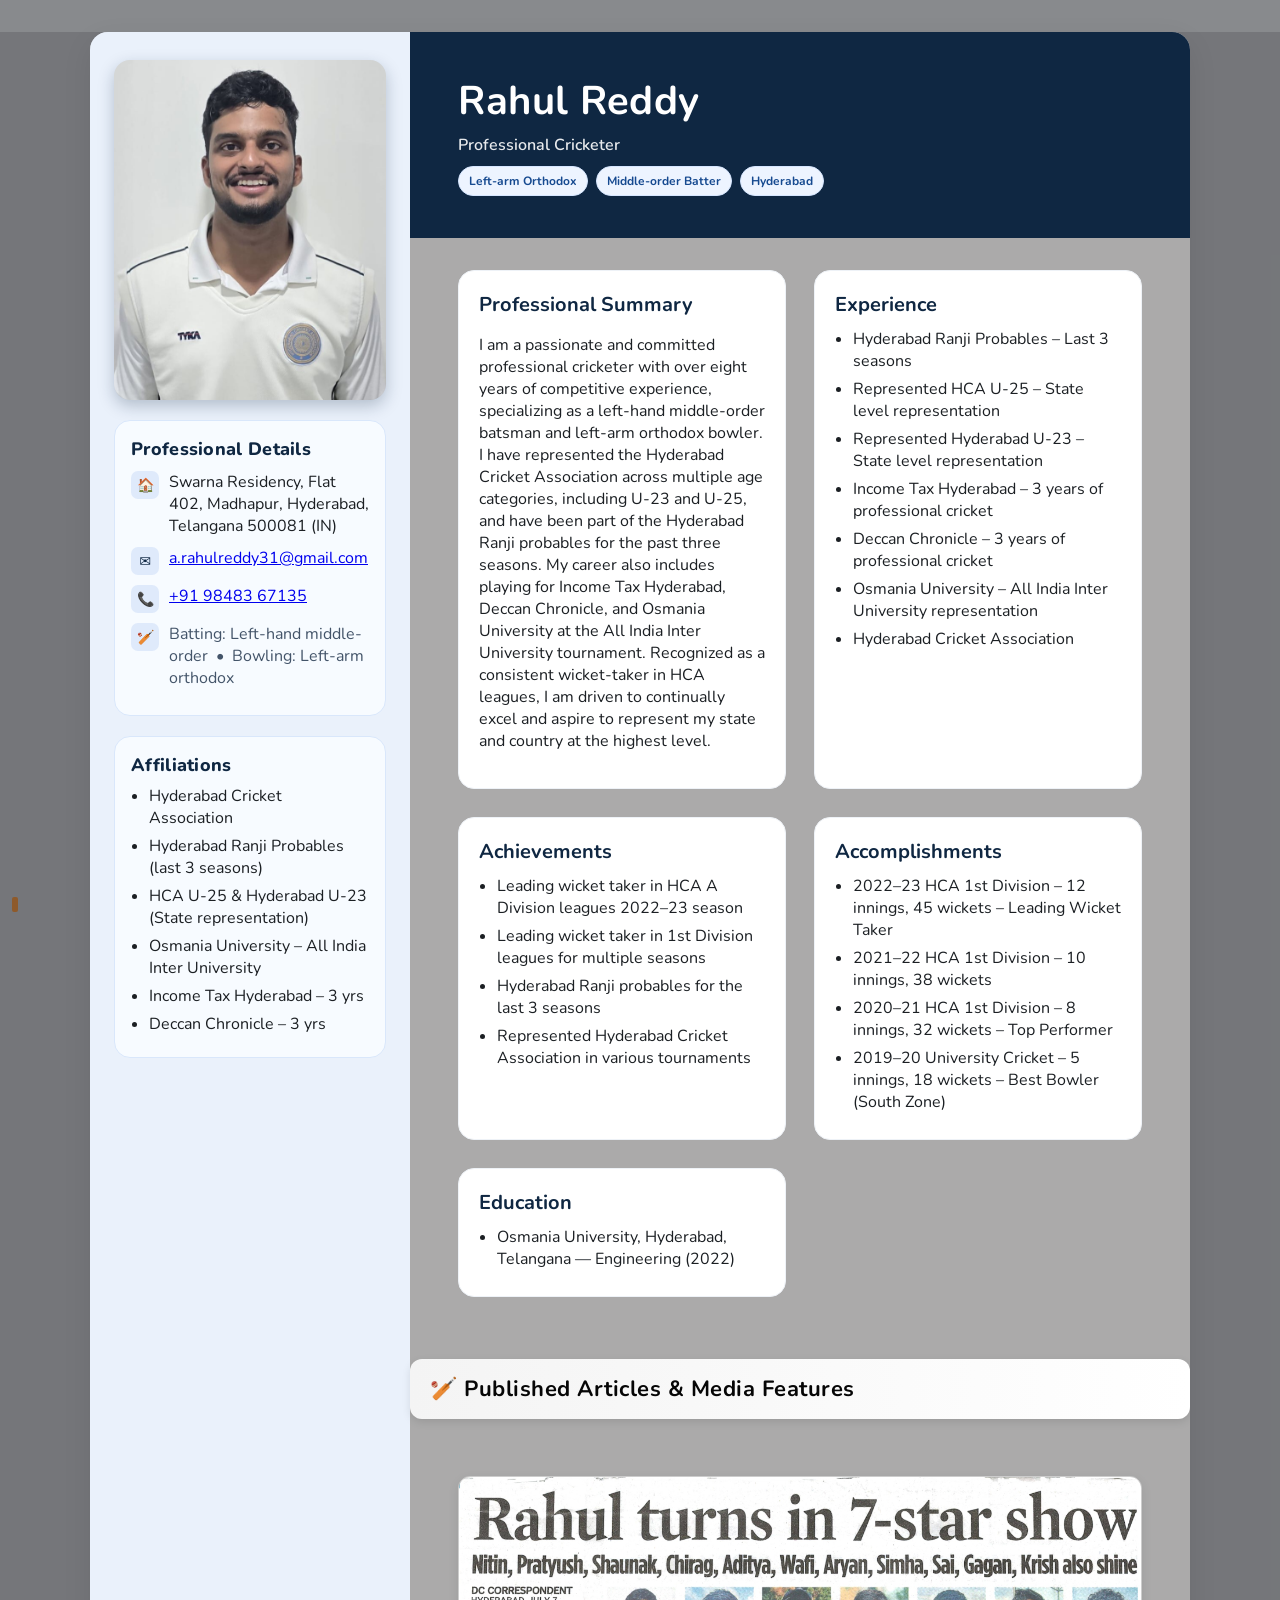
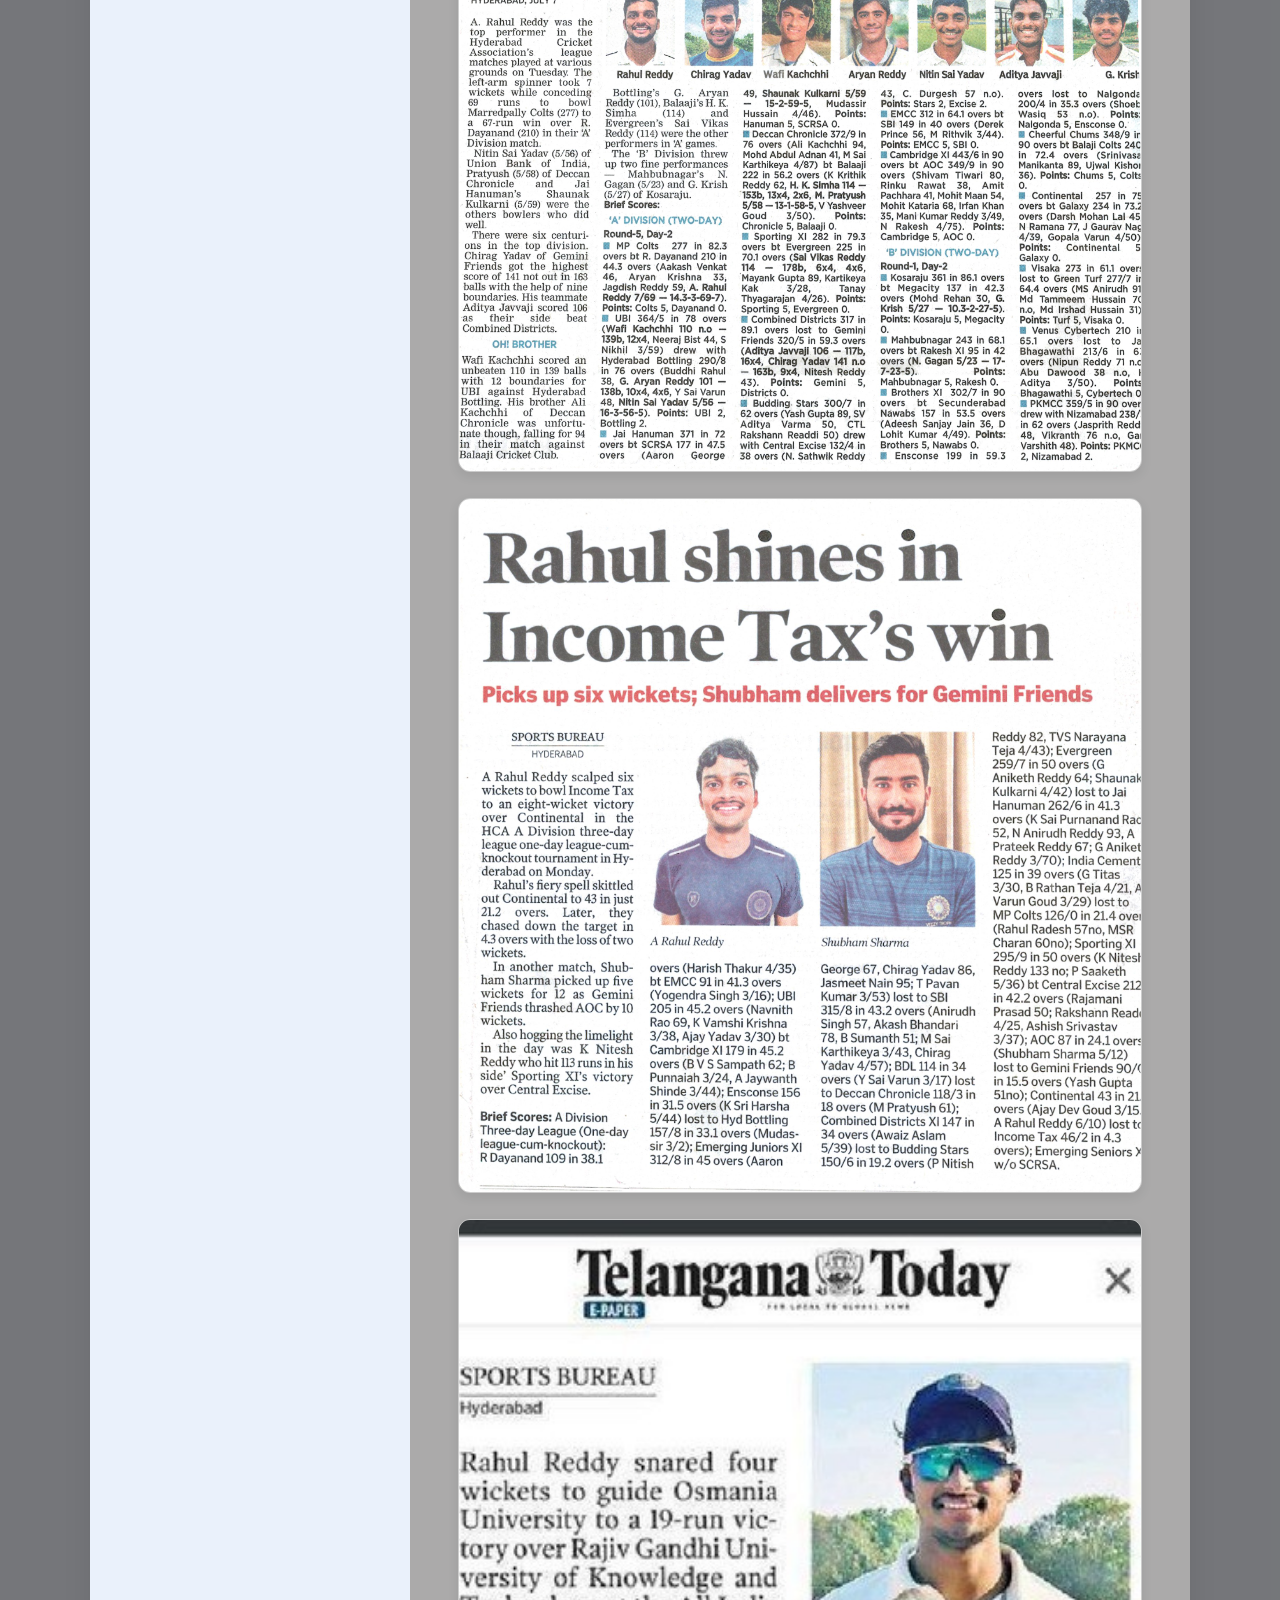
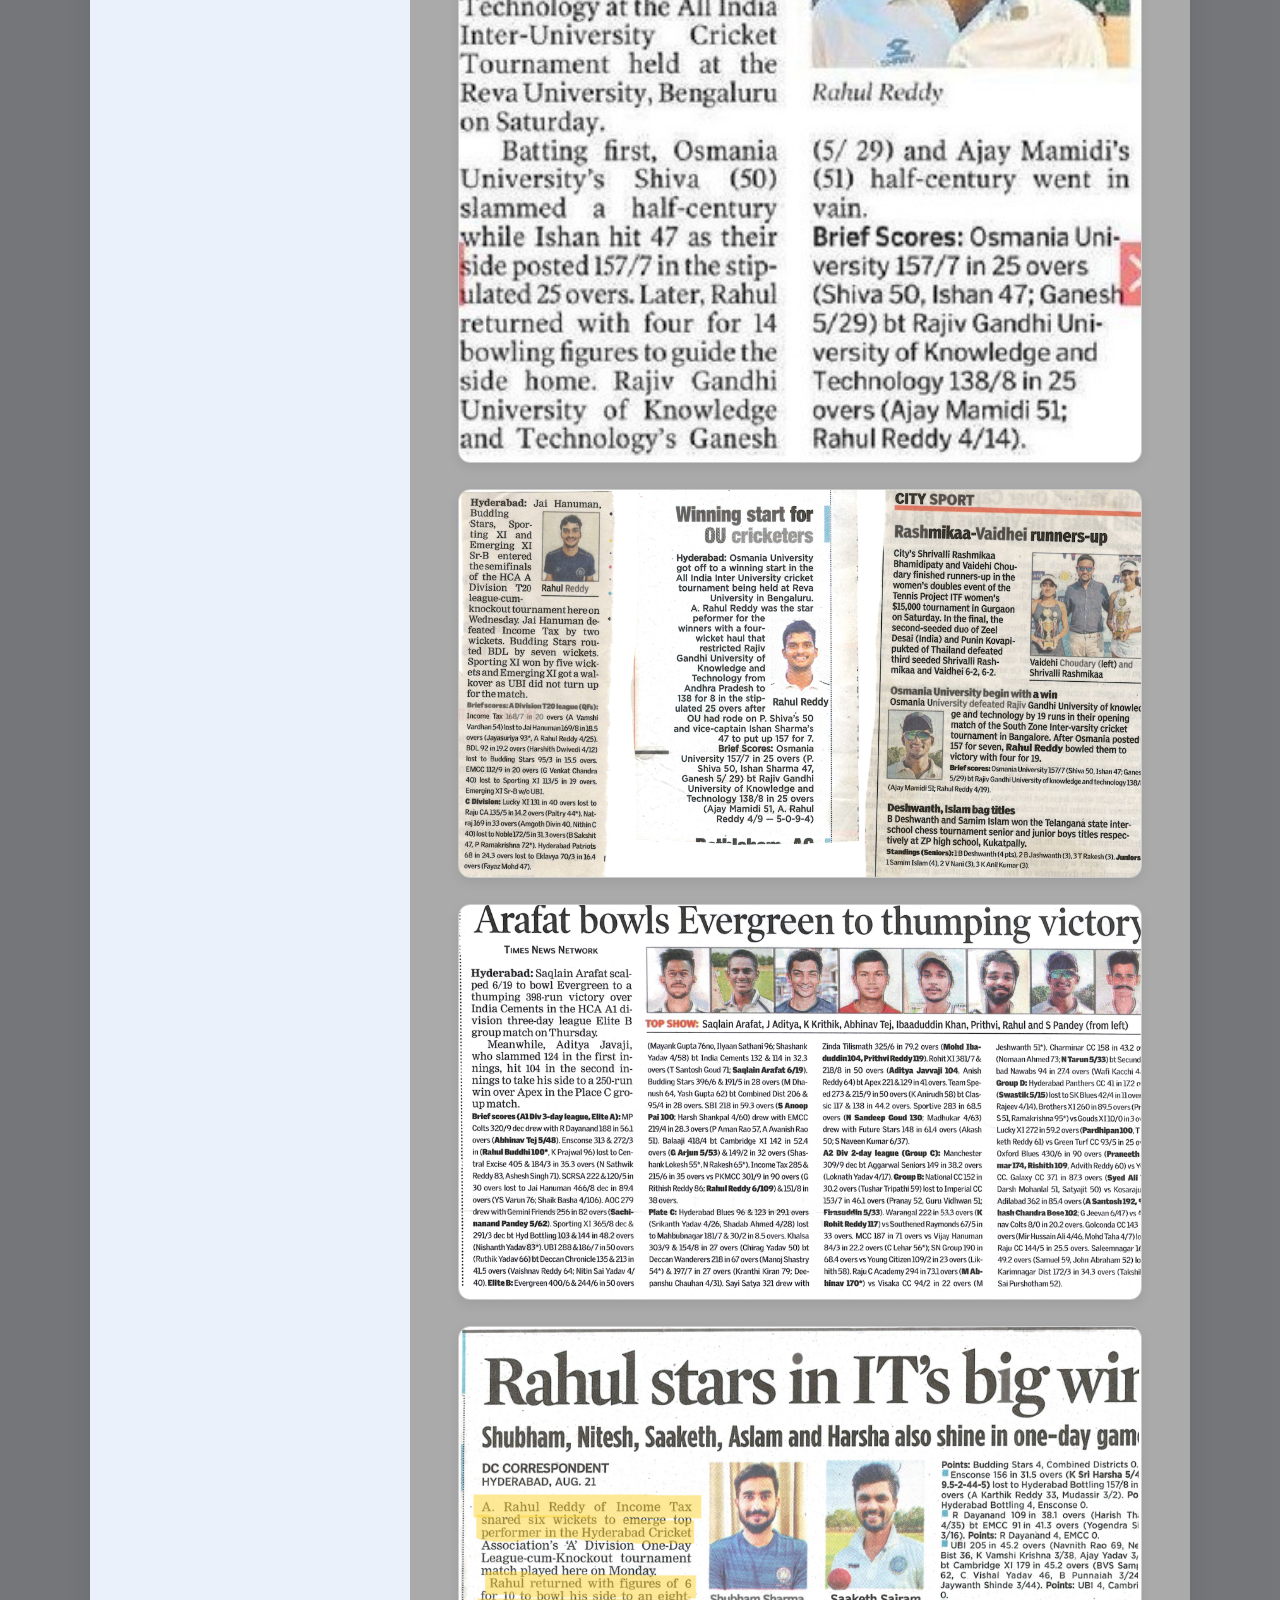
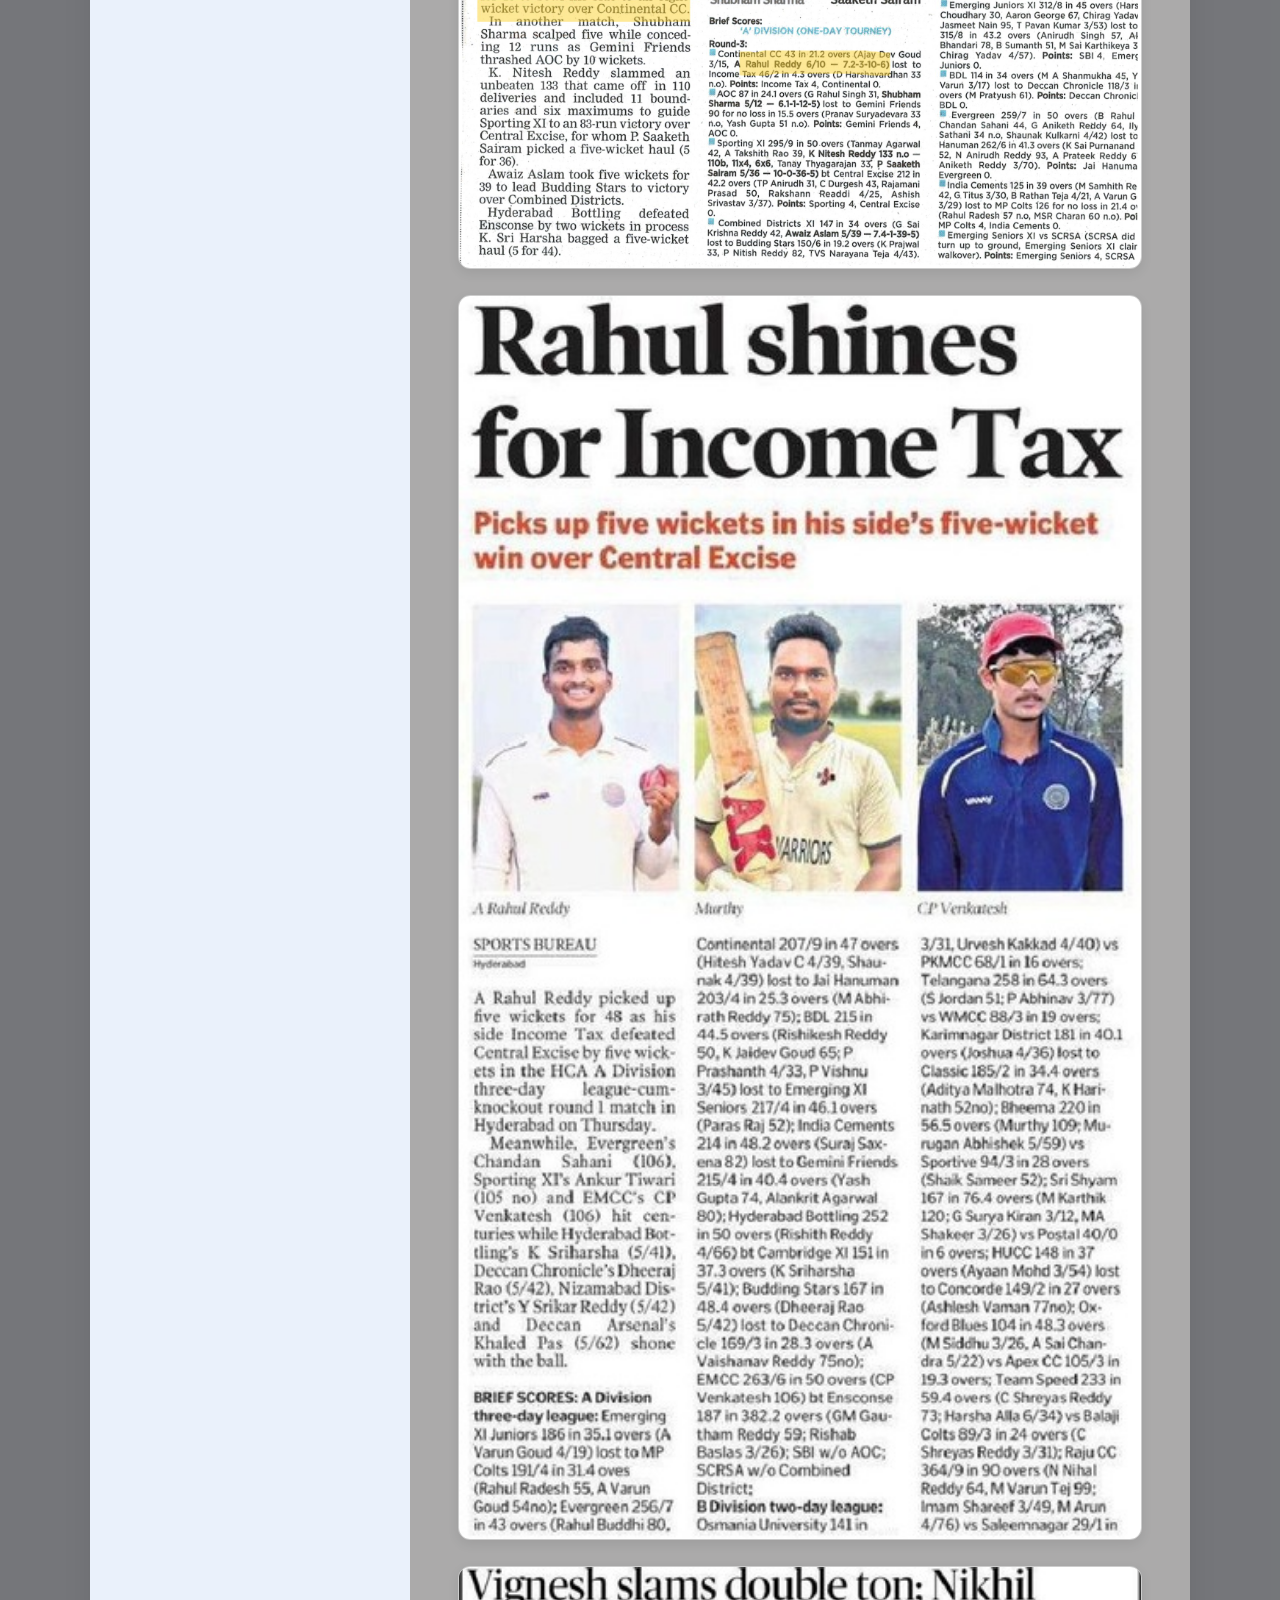
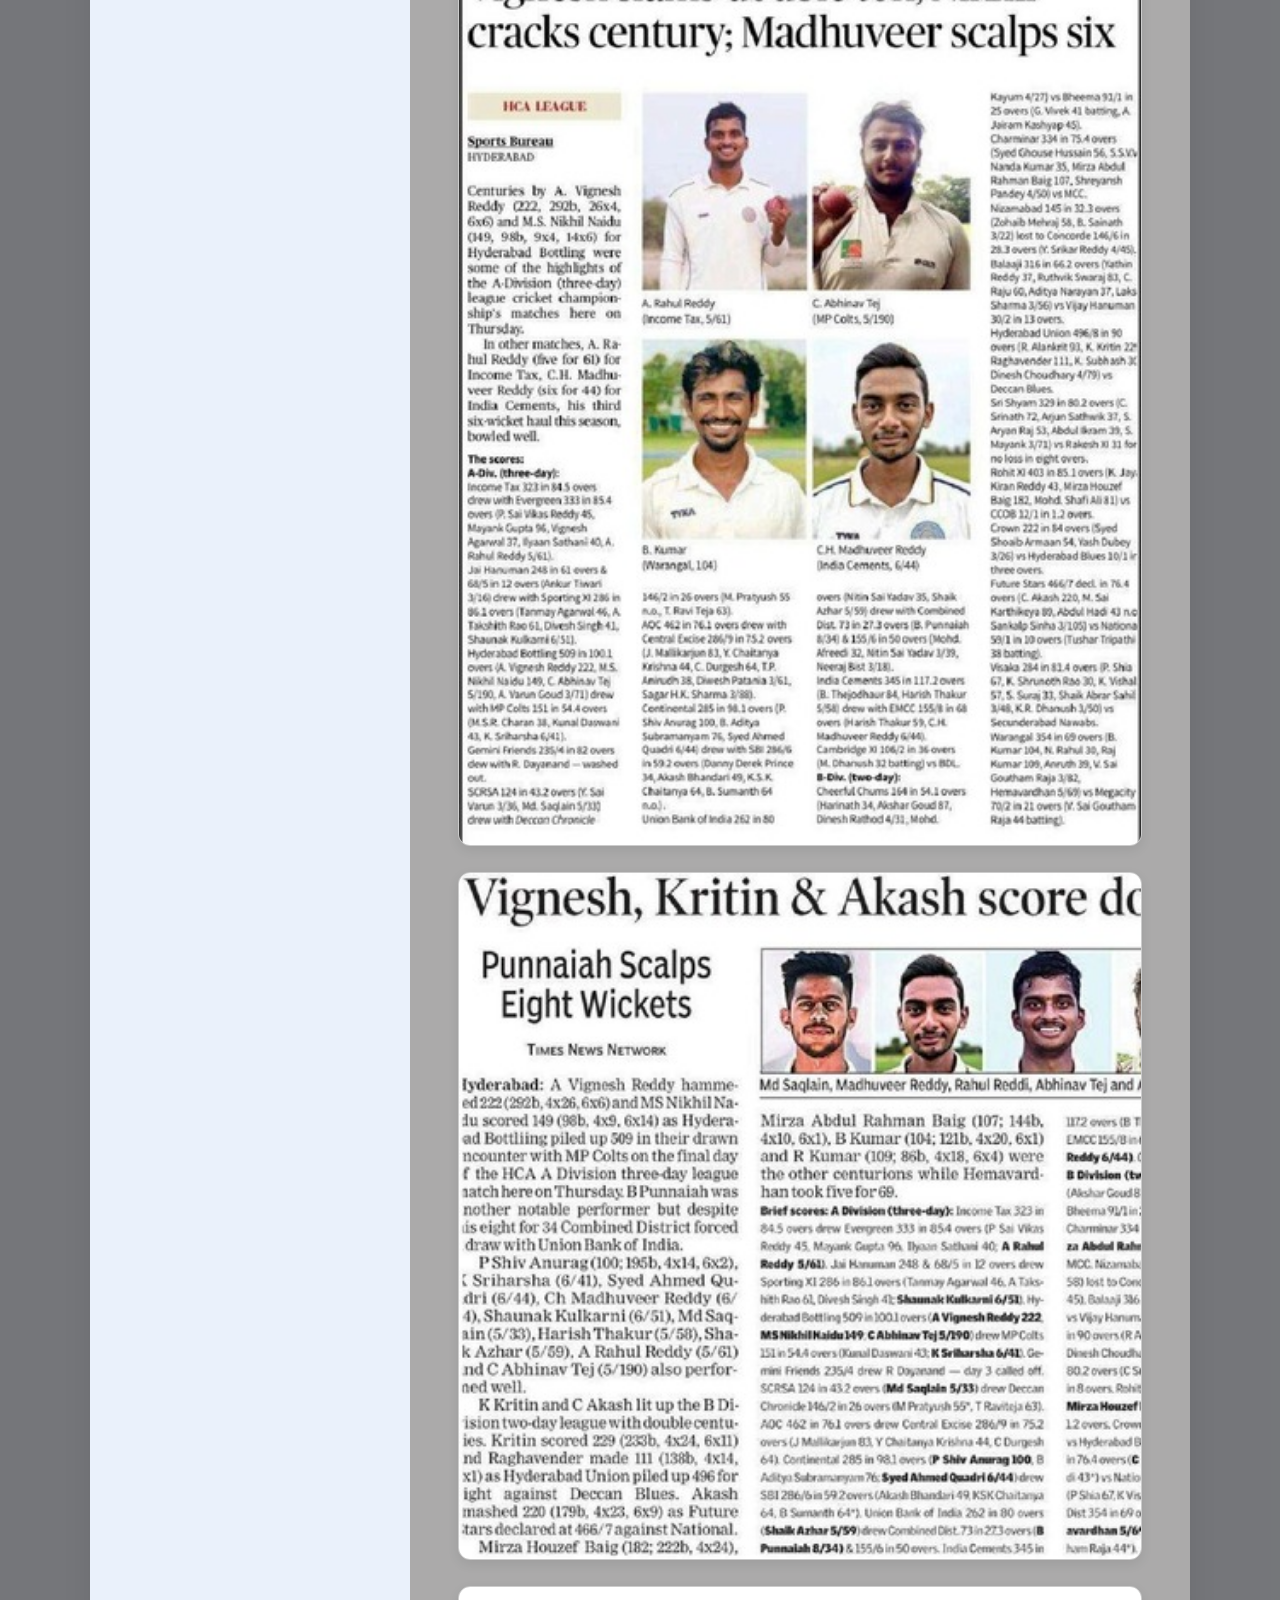
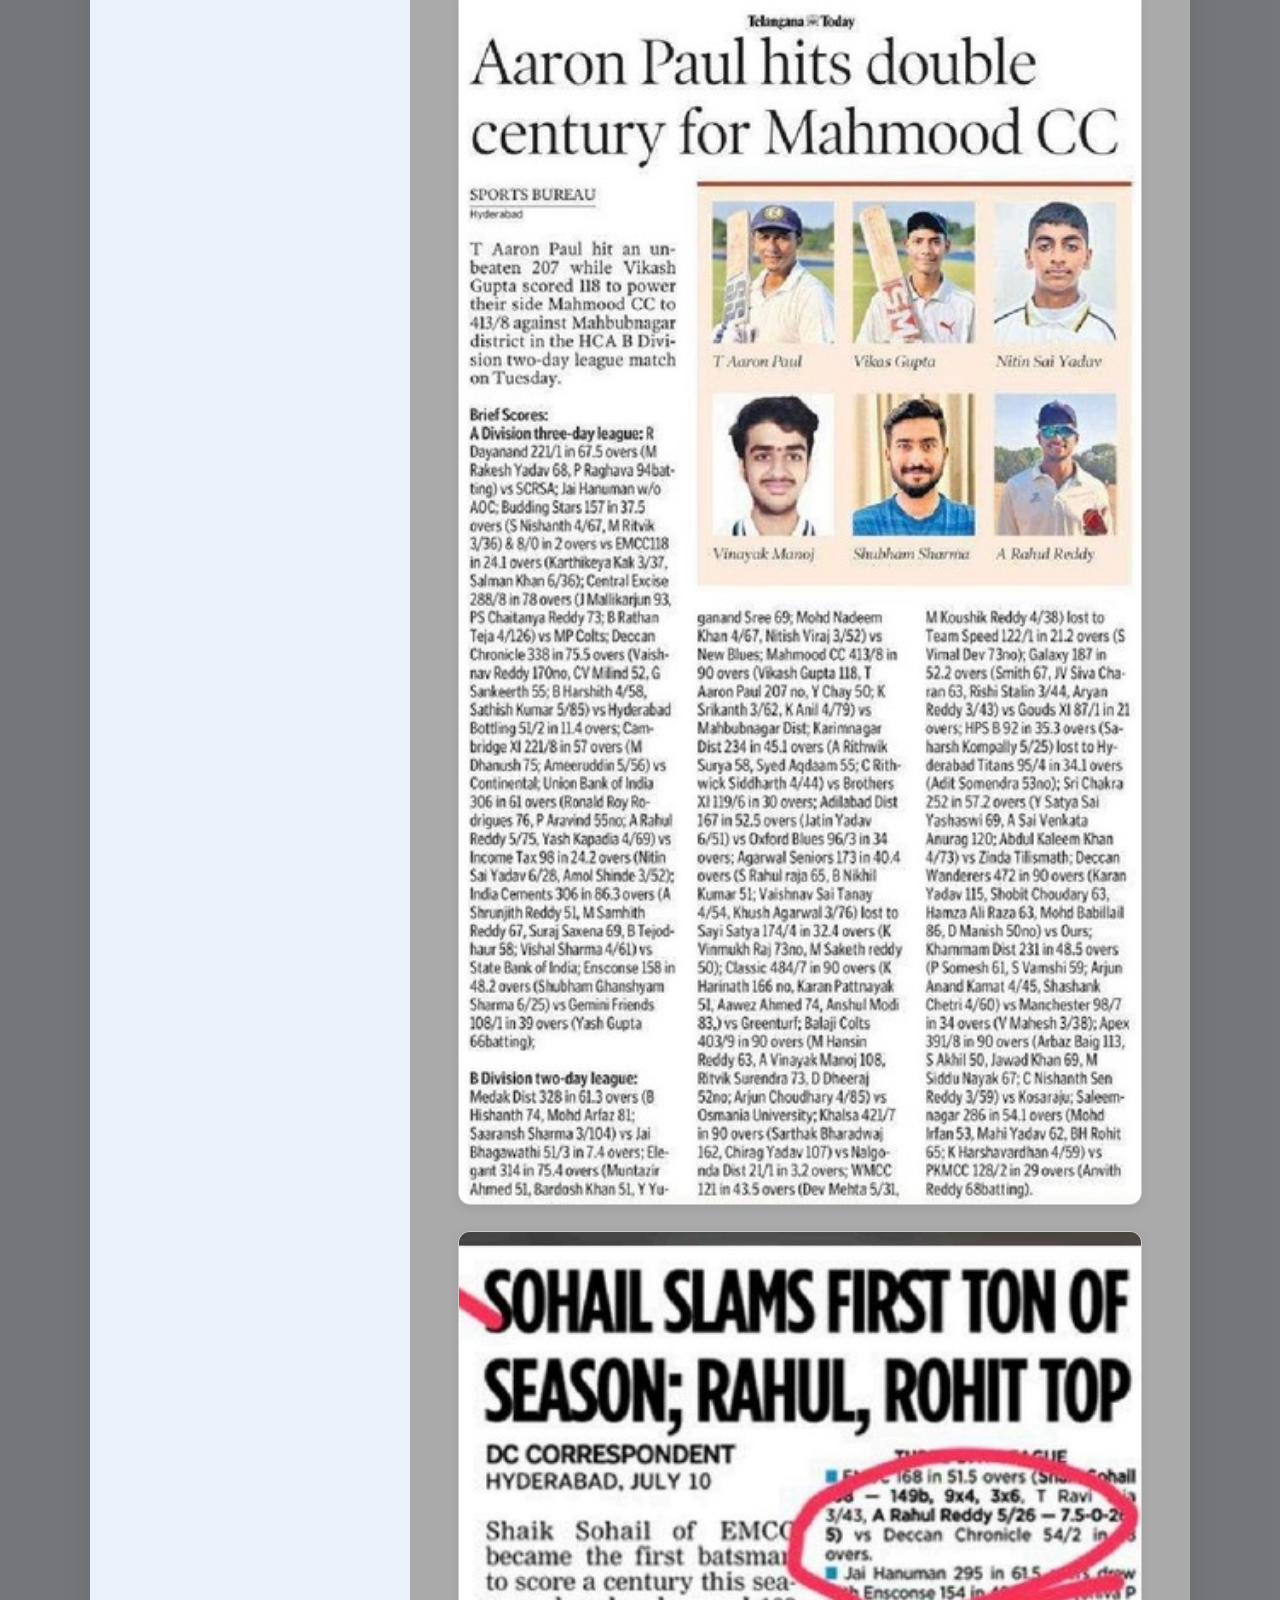
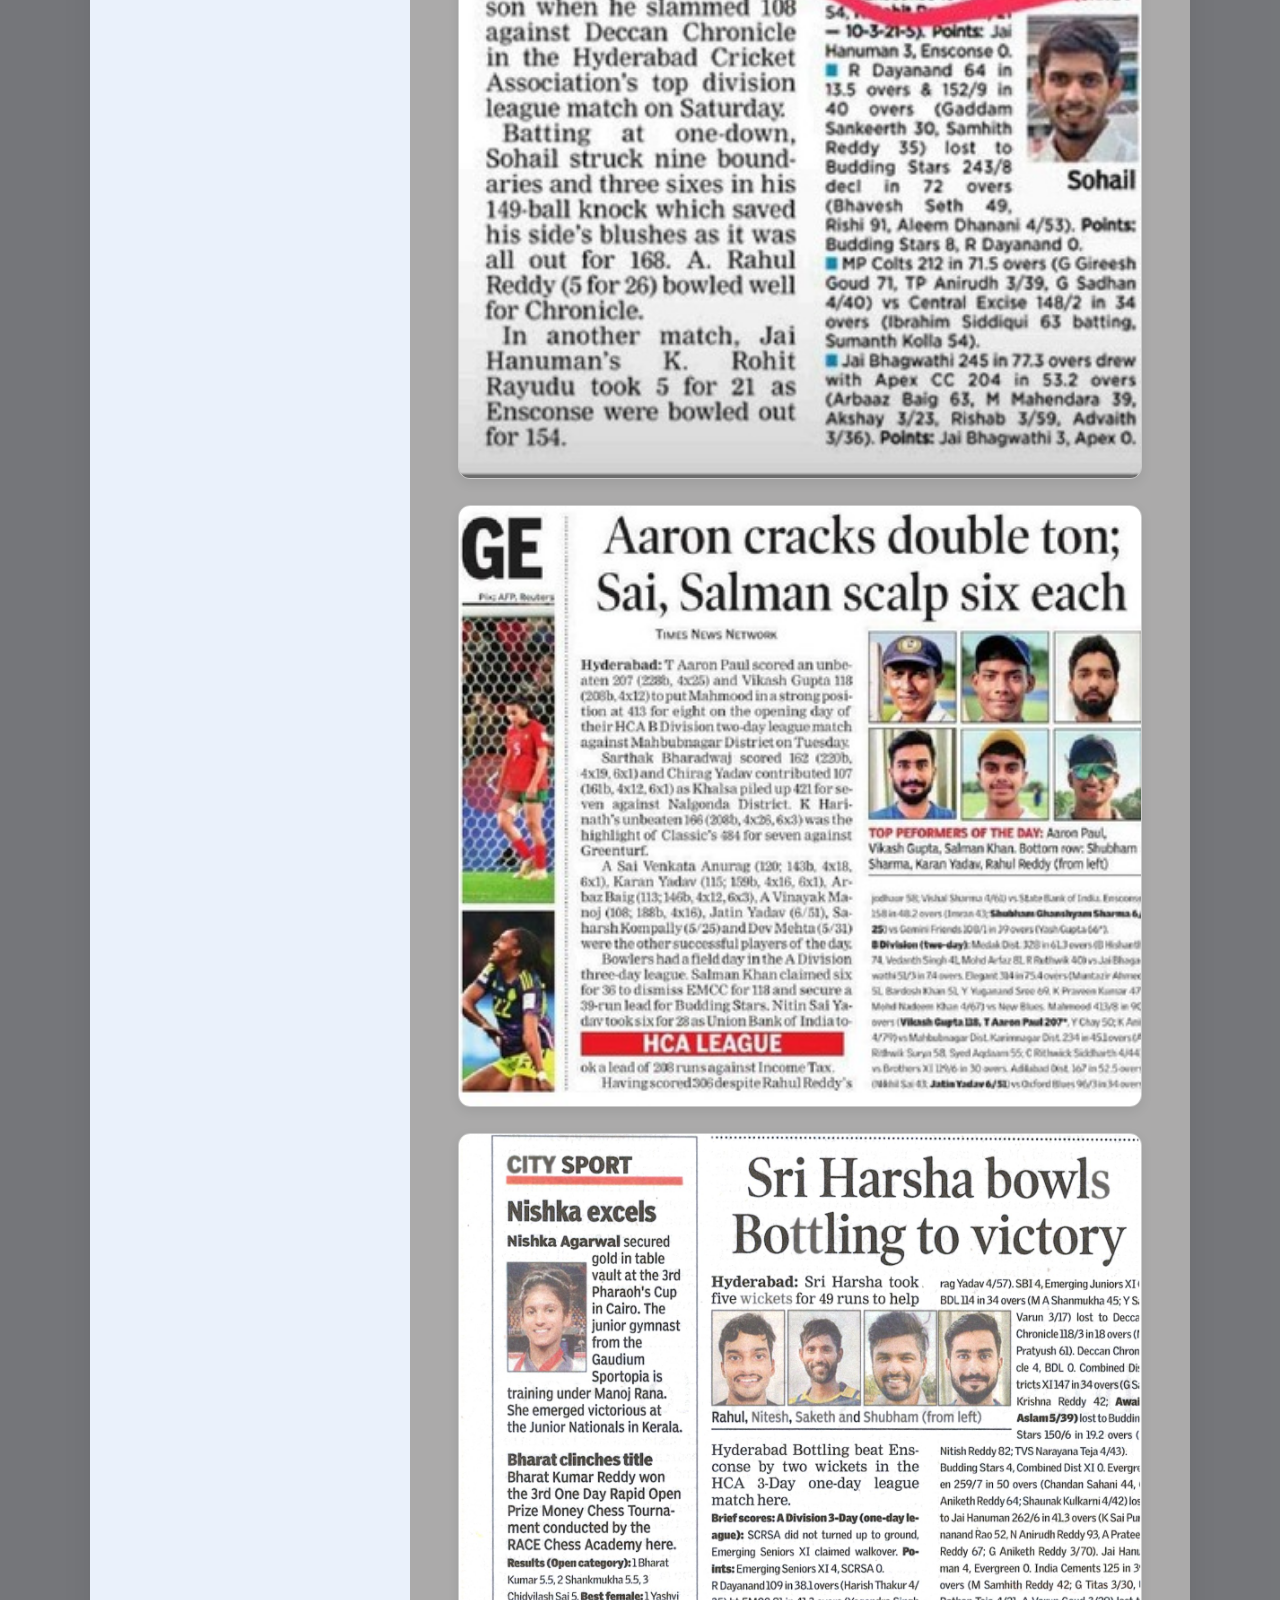
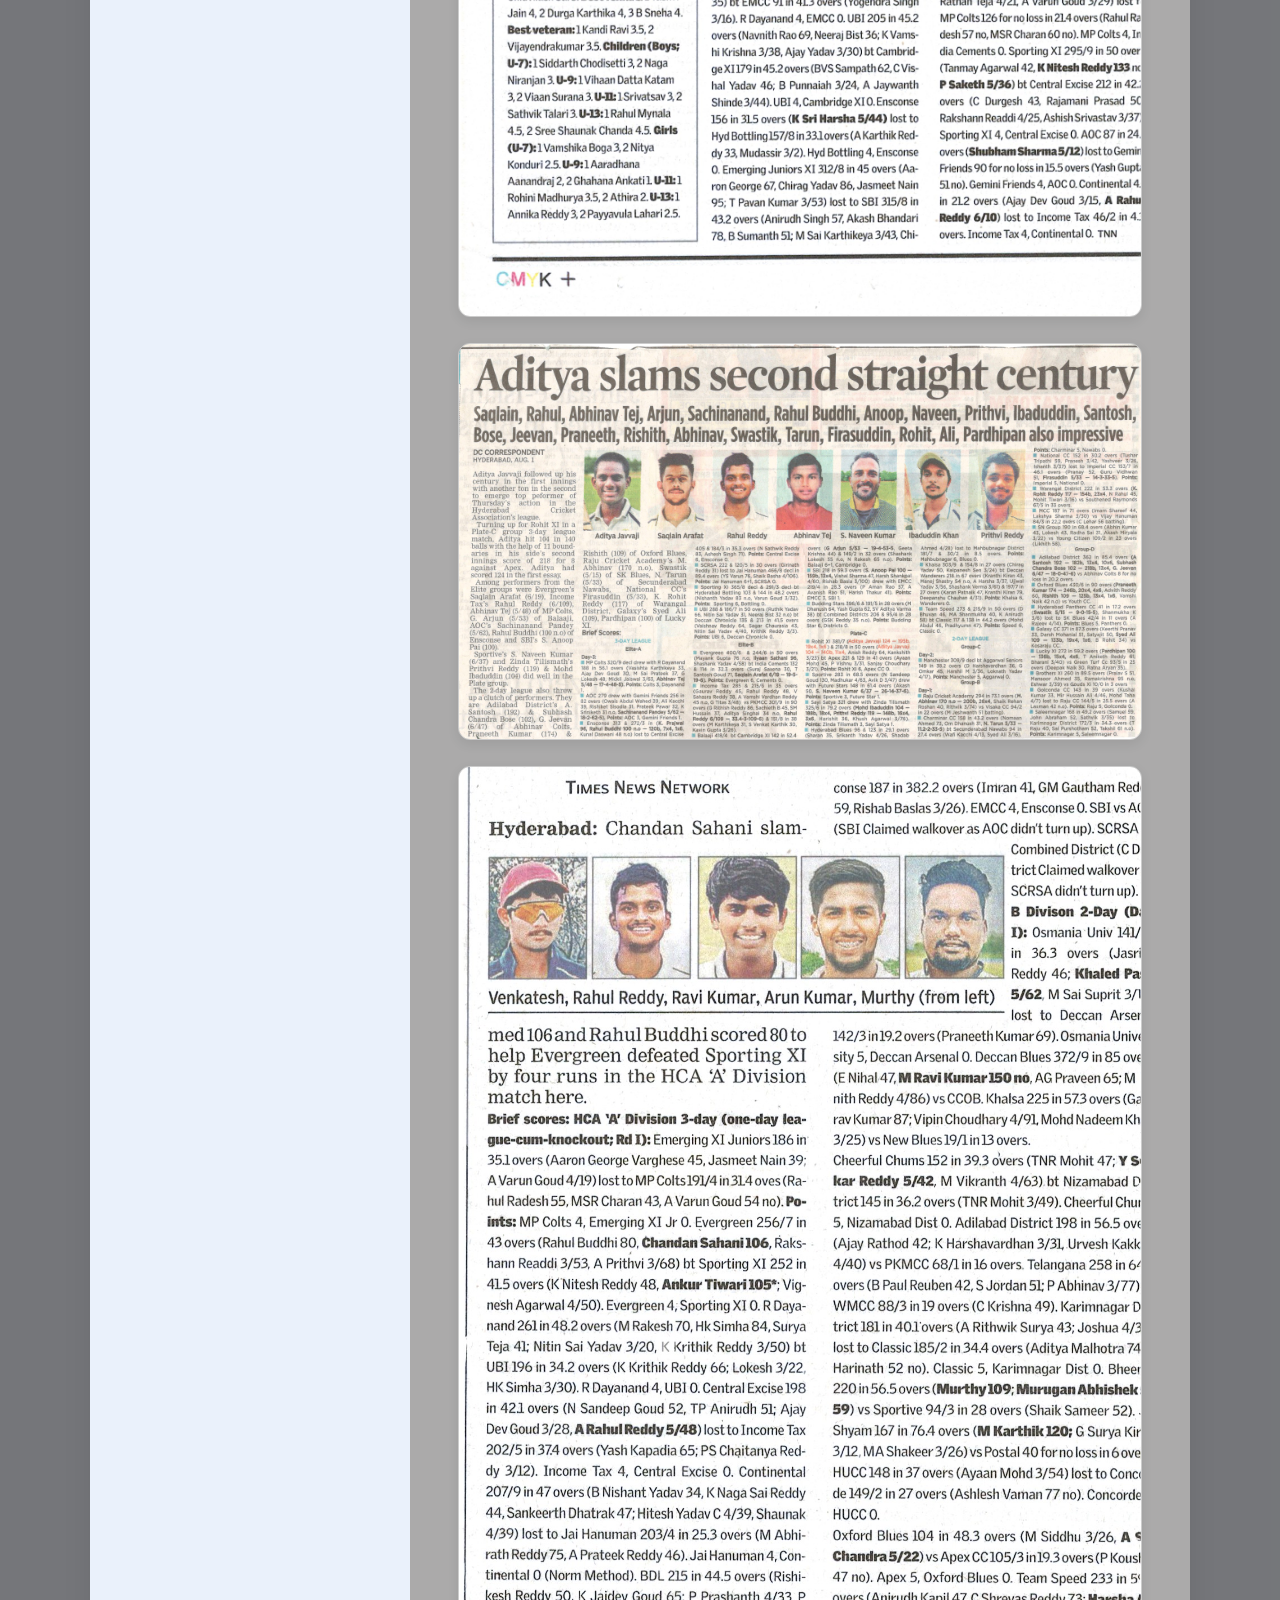
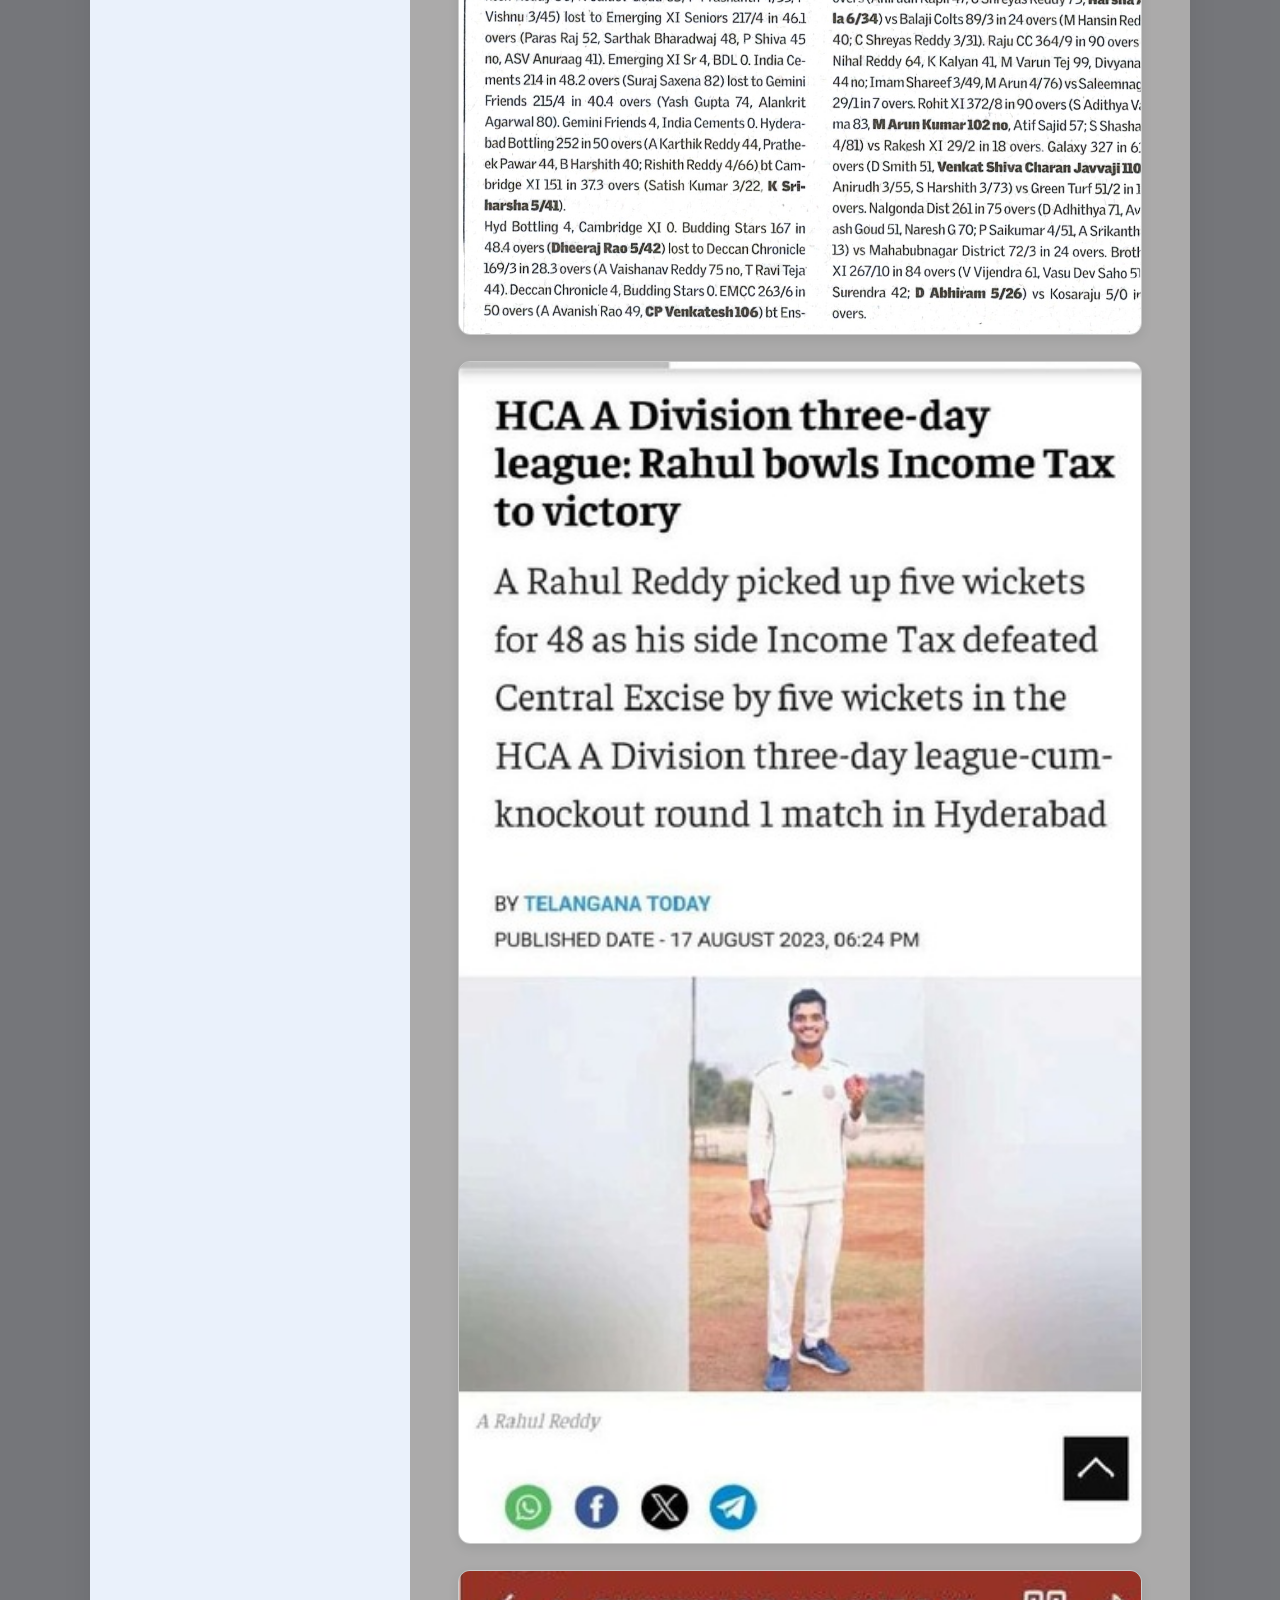
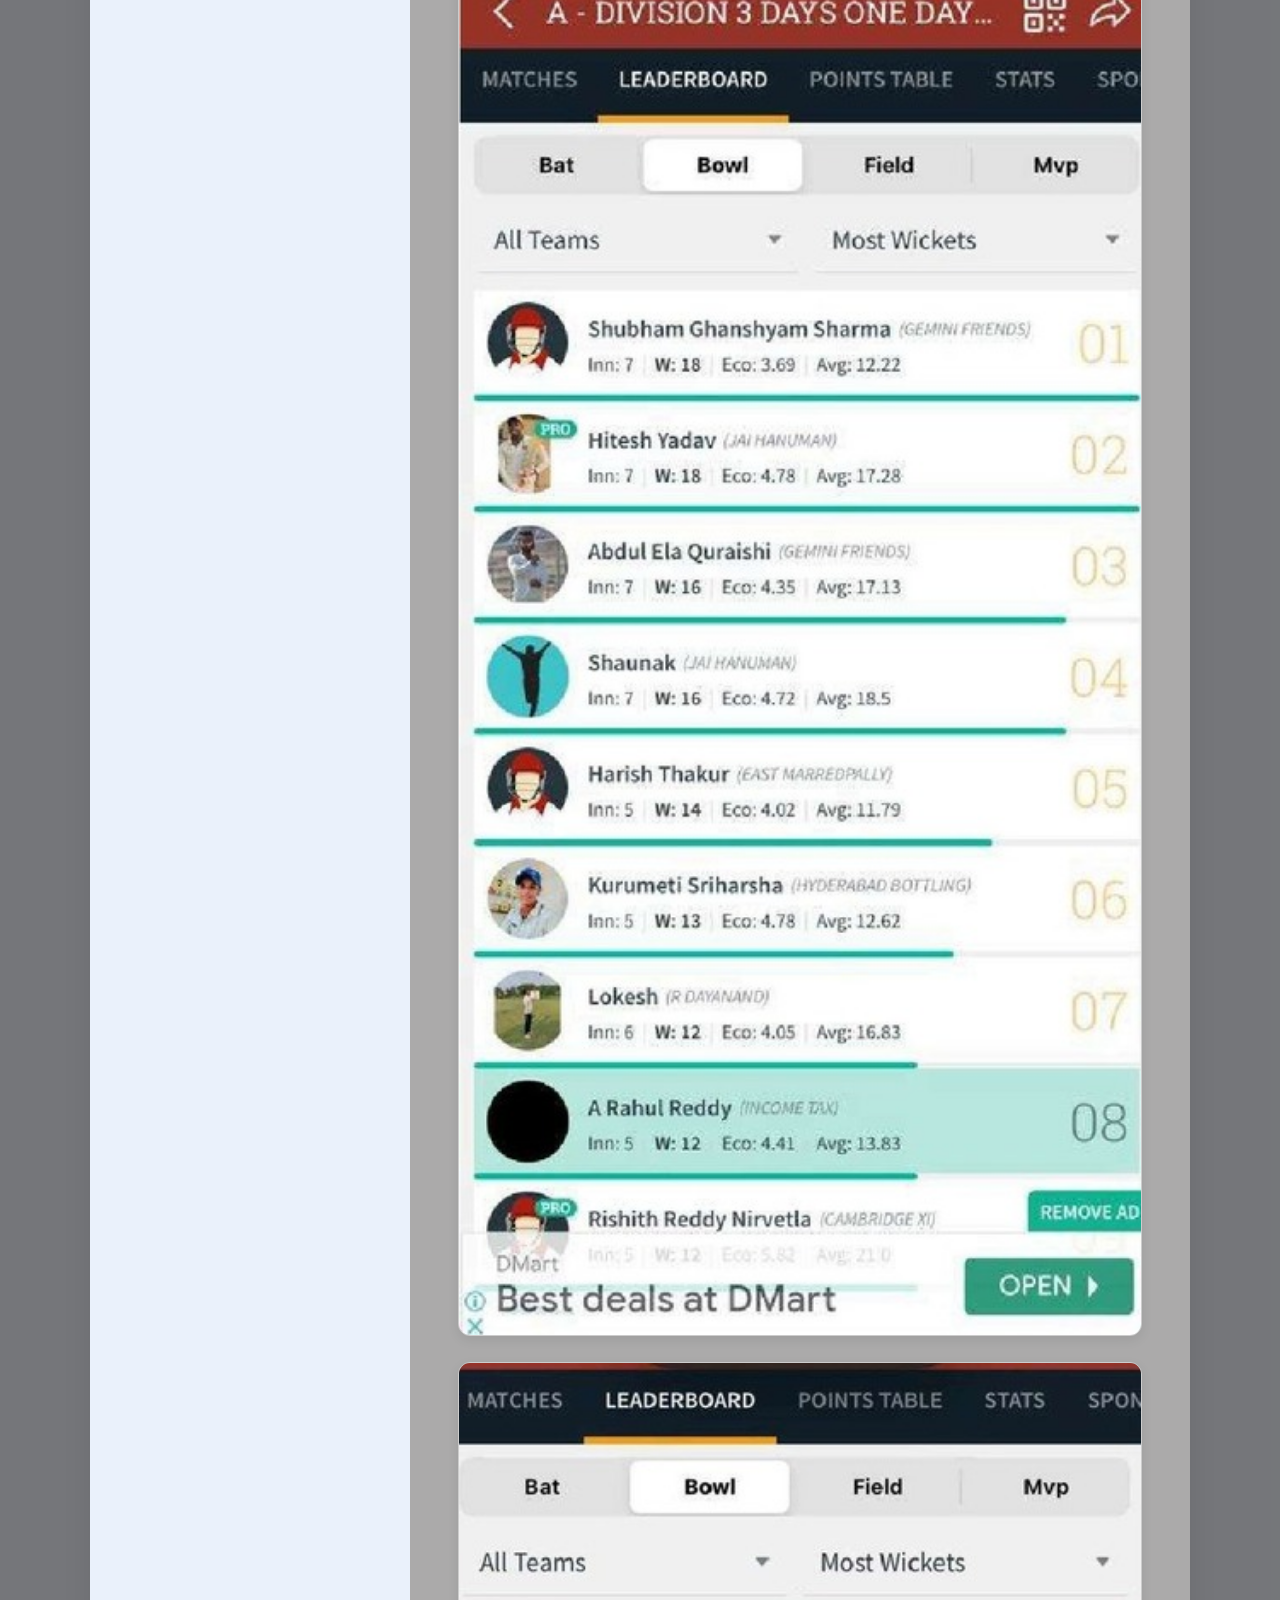
<file: index.html>
<!DOCTYPE html>
<html lang="en">
<head>
  <meta charset="UTF-8" />
  <meta name="viewport" content="width=device-width, initial-scale=1" />
  <title>Rahul Reddy – Professional Cricketer</title>
  <link rel="preconnect" href="https://fonts.googleapis.com">
  <link rel="preconnect" href="https://fonts.gstatic.com" crossorigin>
  <link href="https://fonts.googleapis.com/css2?family=Nunito:wght@300;400;600;700;800&display=swap" rel="stylesheet">
  <style>
    :root{
      --primary:#0f2742;
      --accent:#2c6ebf;
      --muted:#717376d4;
      --card:#d2d7ddd4;
      --text:#1b1f23;
    }
    *{box-sizing:border-box}
    html,body{margin:0;padding:0;background:var(--muted);color:var(--text);font-family:"Nunito",system-ui,-apple-system,Segoe UI,Roboto,Arial,sans-serif}

    .resume{max-width:1100px;margin:32px auto;background:var(--card);display:grid;grid-template-columns:320px 1fr;border-radius:18px;overflow:hidden;box-shadow:0 10px 30px rgba(0,0,0,.08)}
    .left{background:#eaf1fb;padding:28px 24px;display:flex;flex-direction:column;gap:20px}
    .right{background:#abaaaa;}

    .hero{background:var(--primary);color:#fff;padding:42px 48px}
    .hero h1{margin:0;font-size:40px;letter-spacing:.5px}
    .subtitle{opacity:.9;margin-top:6px;font-weight:600}

    .photo{width:100%;aspect-ratio:4/5;object-fit:cover;border-radius:16px;box-shadow:0 6px 16px rgba(15,39,66,.25);background:#c9d9f5}
    .section-title{margin:0 0 8px 0;font-size:18px;color:var(--primary);font-weight:800;letter-spacing:.3px}
    .card{background:#f7fbff;border:1px solid #d9e7fb;border-radius:16px;padding:16px}
    .mini{display:grid;grid-template-columns:28px 1fr;gap:10px;margin:10px 0}
    .mini .icon{width:28px;height:28px;border-radius:7px;background:#dfeafb;display:grid;place-items:center;font-size:14px;color:var(--primary);font-weight:800}
    .muted{color:#435469}

    .content{padding:32px 48px;display:grid;grid-template-columns:1fr 1fr;gap:28px}
    .block{padding:20px;border:1px solid #eef2f7;border-radius:16px;background:#fff}
    .block h3{margin:0 0 10px 0;color:var(--primary);font-size:20px}
    ul{margin:8px 0 0 18px;padding:0}
    li{margin:6px 0}

    .tags{display:flex;flex-wrap:wrap;gap:8px;margin-top:10px}
    .tag{background:#edf4ff;color:#164a90;border:1px solid #d6e6ff;padding:6px 10px;border-radius:999px;font-size:12px;font-weight:700}

    .footer{padding:18px 48px 42px;color:#5a6a7a;text-align:center}

    .full-resume{padding:32px 48px}
    .full-resume h3{color:var(--primary);margin-bottom:16px;font-size:22px;text-align:center}
    .page-image{width:100%;height:auto;max-width:100%;margin-bottom:20px;border:1px solid #ccc;border-radius:12px;box-shadow:0 4px 12px rgba(0,0,0,.08)}

    /* Section Header Styling */
    .section-header {
      width: 100%;
      background: linear-gradient(90deg, #f4f4f4, #ffffff);
      padding: 15px 20px;
      border-radius: 12px;
      display: flex;
      align-items: center;
      margin: 30px 0 25px 0;
      box-shadow: 0 3px 8px rgba(0,0,0,0.1);
    }

    
    
    .tree-icon::after {
      content: "";
      position: absolute;
      bottom: -12px;
      left: 12px;
      width: 6px;
      height: 15px;
      background: #8e5a2b; /* tree trunk */
      border-radius: 2px;
    }

    .section-header h2 {
      margin: 0;
      font-size: 22px;
      color: #060606;
      font-weight: 700;
      letter-spacing: 0.5px;
    }

    /* ===== Tablet (768px–980px) ===== */
    @media (max-width: 980px) and (min-width: 768px) {
      .resume { grid-template-columns: 250px 1fr; }
      .hero h1 { font-size: 32px; }
      .content { grid-template-columns: 1fr; }
    }

    /* ===== Mobile (<768px) ===== */
    @media (max-width: 767px) {
      .resume{grid-template-columns:1fr}
      .left, .right{padding:16px}
      .hero{padding:24px;text-align:center}
      .hero h1{font-size:26px}
      .subtitle{font-size:14px}
      .tags{justify-content:center}
      .content{grid-template-columns:1fr;padding:16px}
      .block{padding:16px}
      .section-title{font-size:16px}
      .block h3{font-size:18px}
      .mini{grid-template-columns:24px 1fr}
    }

    /* Back to top button */
    #backToTop {
      position: fixed;
      bottom: 20px;
      right: 20px;
      background: var(--accent);
      color: #fff;
      border: none;
      padding: 10px 14px;
      border-radius: 50%;
      cursor: pointer;
      font-size: 18px;
      box-shadow: 0 4px 10px rgba(0,0,0,0.2);
      display: none;
      z-index: 1000;
    }
    #backToTop:hover { background: #1e5aa8; }
  </style>
</head>
<body>
  <main class="resume" role="main">
    <aside class="left">
      <img class="photo" src="src/profile.jpg" alt="Rahul Reddy profile photo" />

      <div class="card">
        <h2 class="section-title">Professional Details</h2>
        <div class="mini"><div class="icon">🏠</div><div>
          Swarna Residency, Flat 402, Madhapur, Hyderabad, Telangana 500081 (IN)
        </div></div>
        <div class="mini"><div class="icon">✉️</div><div>
          <a href="mailto:a.rahulreddy31@gmail.com">a.rahulreddy31@gmail.com</a>
        </div></div>
        <div class="mini"><div class="icon">📞</div><div>
          <a href="tel:+919848367135">+91 98483 67135</a>
        </div></div>
        <div class="mini"><div class="icon">🏏</div><div class="muted">
          Batting: Left-hand middle-order &nbsp;•&nbsp; Bowling: Left-arm orthodox
        </div></div>
      </div>

      <div class="card">
        <h2 class="section-title">Affiliations</h2>
        <ul>
          <li>Hyderabad Cricket Association</li>
          <li>Hyderabad Ranji Probables (last 3 seasons)</li>
          <li>HCA U-25 & Hyderabad U-23 (State representation)</li>
          <li>Osmania University – All India Inter University</li>
          <li>Income Tax Hyderabad – 3 yrs</li>
          <li>Deccan Chronicle – 3 yrs</li>
        </ul>
      </div>
    </aside>

    <section class="right">
      <header class="hero">
        <h1>Rahul Reddy</h1>
        <div class="subtitle">Professional Cricketer</div>
        <div class="tags" aria-label="Skills">
          <span class="tag">Left-arm Orthodox</span>
          <span class="tag">Middle-order Batter</span>
          <span class="tag">Hyderabad</span>
        </div>
      </header>

      <div class="content">
        <article class="block" id="summary">
          <h3>Professional Summary</h3>
          <p>
            I am a passionate and committed professional cricketer with over eight years of competitive experience, specializing as a left-hand middle-order batsman and left-arm orthodox bowler. I have represented the Hyderabad Cricket Association across multiple age categories, including U-23 and U-25, and have been part of the Hyderabad Ranji probables for the past three seasons. My career also includes playing for Income Tax Hyderabad, Deccan Chronicle, and Osmania University at the All India Inter University tournament. Recognized as a consistent wicket-taker in HCA leagues, I am driven to continually excel and aspire to represent my state and country at the highest level.
          </p>
        </article>

        <article class="block" id="experience">
          <h3>Experience</h3>
          <ul>
            <li>Hyderabad Ranji Probables – Last 3 seasons</li>
            <li>Represented HCA U-25 – State level representation</li>
            <li>Represented Hyderabad U-23 – State level representation</li>
            <li>Income Tax Hyderabad – 3 years of professional cricket</li>
            <li>Deccan Chronicle – 3 years of professional cricket</li>
            <li>Osmania University – All India Inter University representation</li>
            <li>Hyderabad Cricket Association</li>
          </ul>
        </article>

        <article class="block" id="achievements">
          <h3>Achievements</h3>
          <ul>
            <li>Leading wicket taker in HCA A Division leagues 2022–23 season</li>
            <li>Leading wicket taker in 1st Division leagues for multiple seasons</li>
            <li>Hyderabad Ranji probables for the last 3 seasons</li>
            <li>Represented Hyderabad Cricket Association in various tournaments</li>
          </ul>
        </article>

        <article class="block" id="accomplishments">
          <h3>Accomplishments</h3>
          <ul>
            <li>2022–23 HCA 1st Division – 12 innings, 45 wickets – Leading Wicket Taker</li>
            <li>2021–22 HCA 1st Division – 10 innings, 38 wickets</li>
            <li>2020–21 HCA 1st Division – 8 innings, 32 wickets – Top Performer</li>
            <li>2019–20 University Cricket – 5 innings, 18 wickets – Best Bowler (South Zone)</li>
          </ul>
        </article>

        <article class="block" id="education">
          <h3>Education</h3>
          <ul>
            <li>Osmania University, Hyderabad, Telangana — Engineering (2022)</li>
          </ul>
        </article>
      </div>

      <!-- Section Header -->
      <div class="section-header">
        <div class="tree-icon"></div>
        <h2>🏏 Published Articles & Media Features</h2>
      </div>

      <div class="full-resume">
        <img class="page-image" src="src/1.jpg" alt="Resume Page 1" loading="lazy"/>
        <img class="page-image" src="src/2.jpg" alt="Resume Page 2" loading="lazy"/>
        <img class="page-image" src="src/3.jpg" alt="Resume Page 3" loading="lazy"/>
        <img class="page-image" src="src/4.jpg" alt="Resume Page 4" loading="lazy"/>
        <img class="page-image" src="src/5.jpg" alt="Resume Page 5" loading="lazy"/>
        <img class="page-image" src="src/6.jpg" alt="Resume Page 6" loading="lazy"/>
        <img class="page-image" src="src/7.jpg" alt="Resume Page 7" loading="lazy"/>
        <img class="page-image" src="src/8.jpg" alt="Resume Page 8" loading="lazy"/>
        <img class="page-image" src="src/9.jpg" alt="Resume Page 9" loading="lazy"/>
        <img class="page-image" src="src/10.jpg" alt="Resume Page 10" loading="lazy"/>
        <img class="page-image" src="src/11.jpg" alt="Resume Page 11" loading="lazy"/>
        <img class="page-image" src="src/12.jpg" alt="Resume Page 12" loading="lazy"/>
        <img class="page-image" src="src/13.jpg" alt="Resume Page 13" loading="lazy"/>
        <img class="page-image" src="src/14.jpg" alt="Resume Page 14" loading="lazy"/>
        <img class="page-image" src="src/15.jpg" alt="Resume Page 15" loading="lazy"/>
        <img class="page-image" src="src/16.jpg" alt="Resume Page 16" loading="lazy"/>
        <img class="page-image" src="src/17.jpg" alt="Resume Page 17" loading="lazy"/>
        <img class="page-image" src="src/18.jpg" alt="Resume Page 18" loading="lazy"/>
      </div>

      <div class="footer">
        <small>© Rahul Reddy — Cricket Résumé</small>
      </div>
    </section>
  </main>

  <!-- Back to top button -->
  <button id="backToTop">↑</button>

  <script>
    const backToTop = document.getElementById('backToTop');
    window.addEventListener('scroll', () => {
      if (window.scrollY > 400) {
        backToTop.style.display = 'block';
      } else {
        backToTop.style.display = 'none';
      }
    });
    backToTop.addEventListener('click', () => {
      window.scrollTo({ top: 0, behavior: 'smooth' });
    });
  </script>
</body>
</html>
</file>
